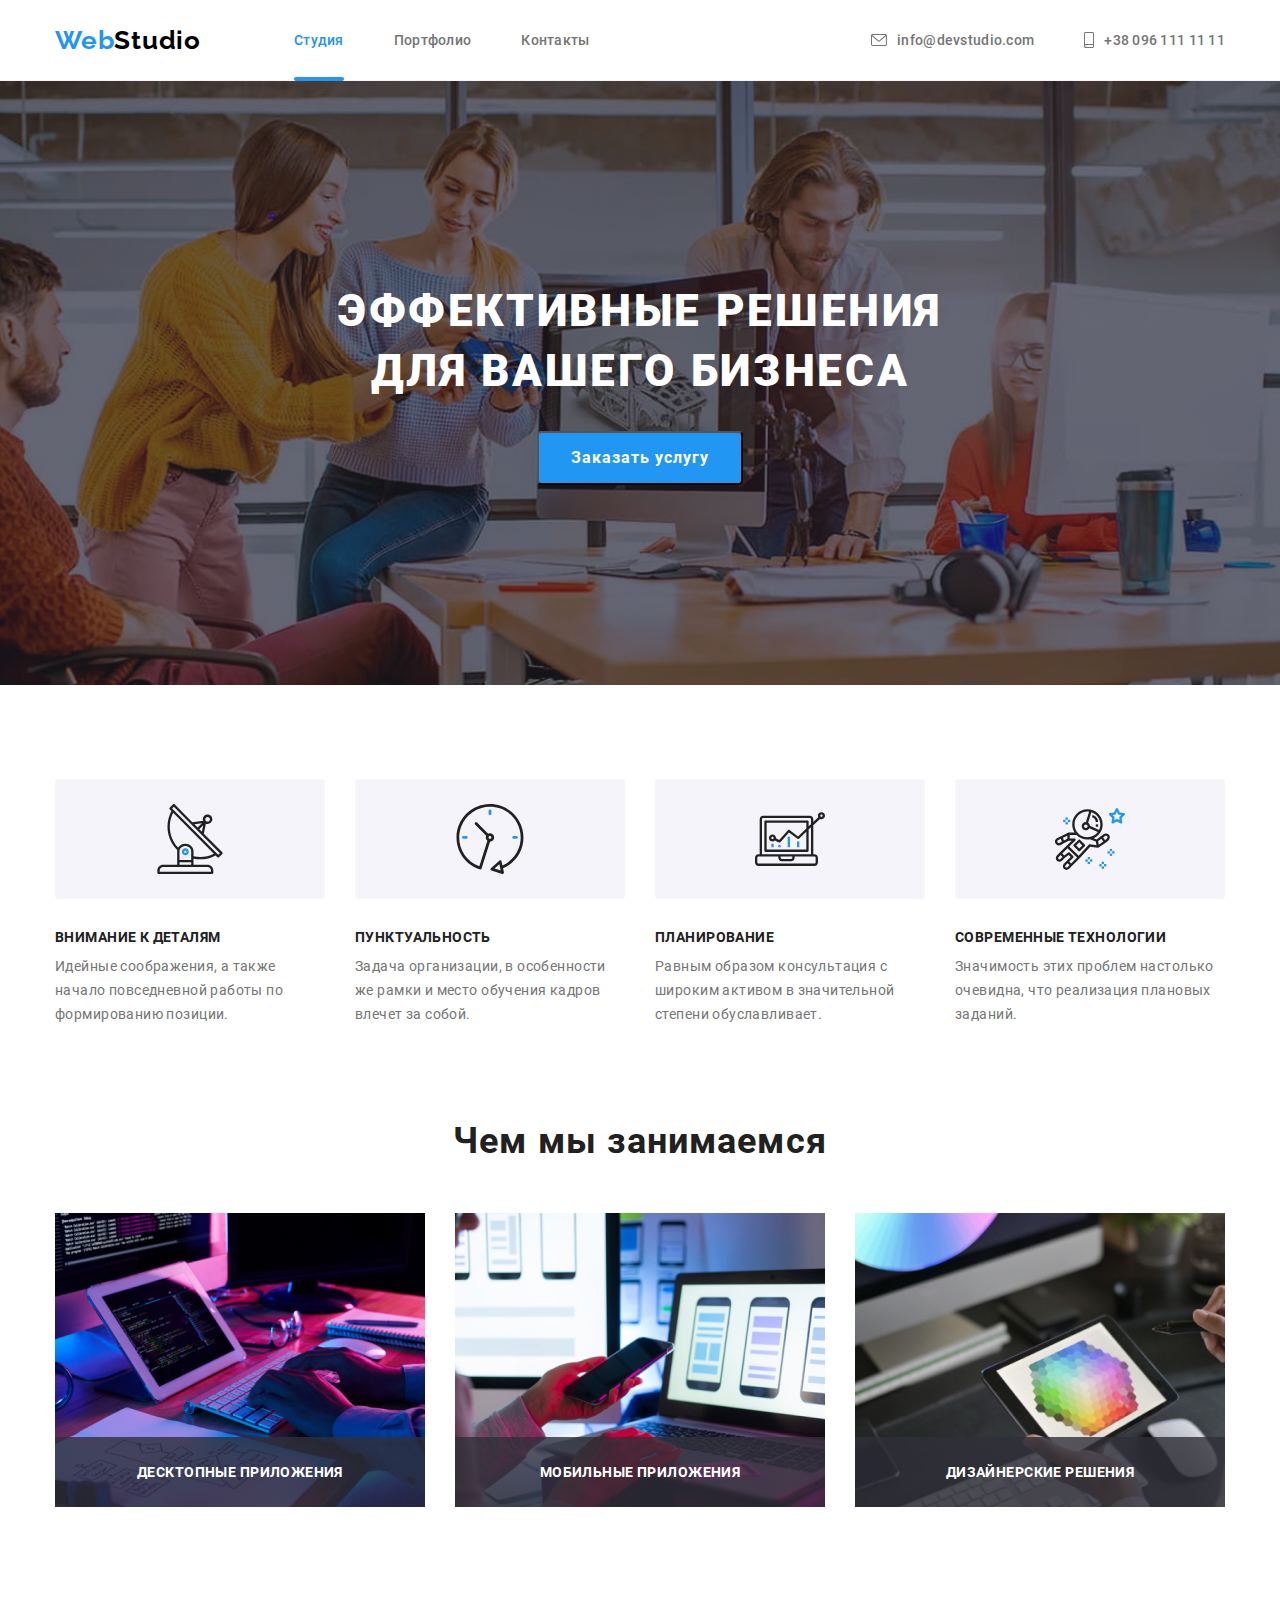
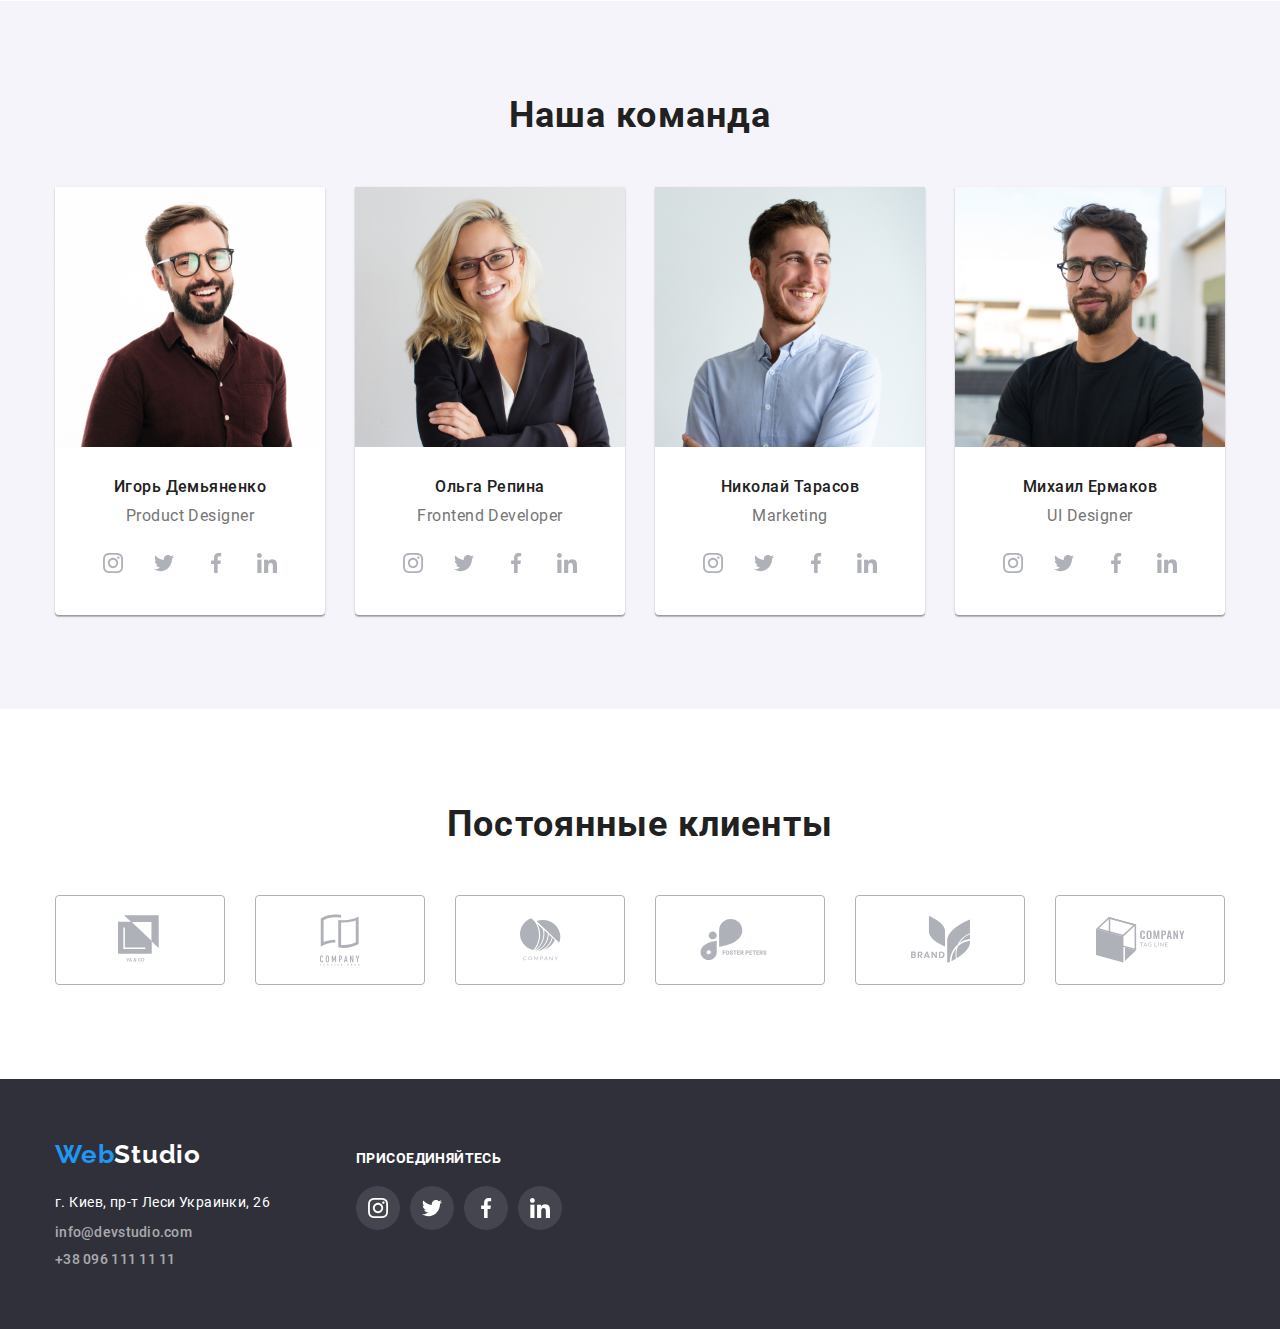
<file: index.html>
<!DOCTYPE html>
<html lang="ru">
<head>
    <meta charset="UTF-8">
    <meta name="viewport" content="width=device-width, initial-scale=1.0">
    <link rel="stylesheet" href="./css/fonts.css">
    <link rel="preconnect" href="https://fonts.gstatic.com">
    <link href="https://fonts.googleapis.com/css2?family=Raleway:wght@700&display=swap" rel="stylesheet">
    <link rel="stylesheet" href="https://cdnjs.cloudflare.com/ajax/libs/modern-normalize/1.0.0/modern-normalize.min.css">
    <link rel="stylesheet" href="./css/style.css">
    <title>Web Studio</title>
</head>
<body>

    <!-- Шапка -->
<header class="header">
    <div class="conteiner">
        <nav class="navigation">
            <a href="./index.html" class="logo-top"><span class="logo-accent">Web</span>Studio</a>
            <ul class="nav-list">
                <li class="nav-list-item">
                    <a href="./index.html" class="nav-list-link current">Студия</a>
                </li>
                <li class="nav-list-item">
                    <a href="./portfolio.html" class="nav-list-link">Портфолио</a>
                </li>
                <li class="nav-list-item">
                    <a href="" class="nav-list-link">Контакты</a>
                </li>
            </ul>
        </nav>
        <address class="contacts">
            <ul class="contacts-list">
                <li class="contacts-list-item">                    
                    <a href="mailto:info@devstudio.com" class="contacts-list-link">
                        <svg class="contacts-list-icon" width="16" height="12">
                            <use href="./images/sprite.svg#icon-mail"></use>
                        </svg>
                        info@devstudio.com</a>
                </li>
                <li class="contacts-list-item">
                    <a href="tel:+380961111111" class="contacts-list-link">
                        <svg class="contacts-list-icon" width="10" height="16">
                            <use href="./images/sprite.svg#icon-phone"></use>
                        </svg>
                        +38 096 111 11 11</a>
                </li>
            </ul>
        </address>
    </div>
</header>

<main>
    <h1 class="visually-hidden">Веб-Студия</h1>
    <!-- HERO -->
    <section class="hero">
        <p class="hero-title">Эффективные решения<br/> для вашего бизнеса</p>
        <button type="button" class="hero-btn" data-modal-open>Заказать услугу</button>
    </section>

    <!-- Особенности -->
    <section class="features conteiner">
        <h2 class="visually-hidden">Особенности</h2>
        <ul class="features-list">
            <li class="features-list-item">
                <div class="features-icon-wrapper">
                    <svg class="features-list-icon" width="70" height="70">
                        <use href="./images/sprite.svg#icon-antenna"></use>
                    </svg>
                </div>
                <h3 class="features-list-title">Внимание к деталям</h3>
                <p class="features-list-text">Идейные соображения, а также начало повседневной работы по формированию позиции.</p>
            </li>
            <li class="features-list-item">
                <div class="features-icon-wrapper">
                    <svg class="features-list-icon" width="70" height="70">
                        <use href="./images/sprite.svg#icon-clock"></use>
                    </svg>
                </div>
                <h3 class="features-list-title">Пунктуальность</h3>
                <p class="features-list-text">Задача организации, в особенности же рамки и место обучения кадров влечет за собой.</p>
            </li>
            <li class="features-list-item">
                <div class="features-icon-wrapper">
                    <svg class="features-list-icon" width="70" height="70">
                        <use href="./images/sprite.svg#icon-diagram"></use>
                    </svg>
                </div>
                <h3 class="features-list-title">Планирование</h3>
                <p class="features-list-text">Равным образом консультация с широким активом в значительной степени обуславливает.</p>
            </li>
            <li class="features-list-item">
                <div class="features-icon-wrapper">
                    <svg class="features-list-icon" width="70" height="70">
                        <use href="./images/sprite.svg#icon-astronaut"></use>
                    </svg>
                </div>
                <h3 class="features-list-title">Современные технологии</h3>
                <p class="features-list-text">Значимость этих проблем настолько очевидна, что реализация плановых заданий.</p>
            </li>
        </ul>
    </section>

    <!-- Чем занимаемся-->
    <section class="services conteiner">
        <h2 class="services-title">Чем мы занимаемся</h2>
        <ul class="services-list">
            <li class="services-list-item">
                <img class="services-img" src="images/worker-1.jpg" alt="Человек печатает" width="370" height="294">
                <div class="services-item-title">Десктопные приложения</div>
            </li>
            <li class="services-list-item">
                <img class="services-img" src="images/worker-2.jpg" alt="Человек смотрит на телефон и ноутбук" width="370" height="294">
                <div class="services-item-title">Мобильные приложения</div>
            </li>
            <li class="services-list-item">
                <img class="services-img" src="images/worker-3.jpg" alt="Человек выбирает цвет" width="370" height="294">
                <div class="services-item-title">Дизайнерские решения</div>
            </li>
        </ul>
    </section>

    <!-- Наша команда -->
    <section class="team">
        <h2 class="team-title">Наша команда</h2>
        <ul class="team-list">
            <li class="team-list-item">
                <img class="team-photo" src="images/igor.jpg" alt="Игорь Демьяненко" width="270" height="260">
                <h3 class="team-name">Игорь Демьяненко</h3>
                <p class="team-profession">Product Designer</p>
                <ul class="team-social-list">
                    <li class="social-list-item">
                        <a class="social-list-link" href="https://www.instagram.com" target="_blank" rel="noreferrer noopener">
                            <svg class="social-link-icon" width="20" height="20">
                                <use href="./images/sprite.svg#icon-instagram"></use>
                            </svg>
                        </a>
                    </li>
                    <li class="social-list-item">
                        <a class="social-list-link" href="https://www.twitter.com" target="_blank" rel="noreferrer noopener">
                            <svg class="social-link-icon" width="20" height="20">
                                <use href="./images/sprite.svg#icon-twitter"></use>
                            </svg>
                        </a>
                    </li>
                    <li class="social-list-item">
                        <a class="social-list-link" href="https://www.facebook.com" target="_blank" rel="noreferrer noopener">
                            <svg class="social-link-icon" width="20" height="20">
                                <use href="./images/sprite.svg#icon-facebook"></use>
                            </svg>
                        </a>
                    </li>
                    <li class="social-list-item">
                        <a class="social-list-link" href="https://www.linkedin.com" target="_blank" rel="noreferrer noopener">
                            <svg class="social-link-icon" width="20" height="20">
                                <use href="./images/sprite.svg#icon-linkedin"></use>
                            </svg>
                        </a>
                    </li>
                </ul>
            </li>
            <li class="team-list-item">
                <img class="team-photo" src="images/olga.jpg" alt="Ольга Репина" width="270" height="260">
                <h3 class="team-name">Ольга Репина</h3>
                <p class="team-profession">Frontend Developer</p>
                <ul class="team-social-list">
                    <li class="social-list-item">
                        <a class="social-list-link" href="https://www.instagram.com" target="_blank" rel="noreferrer noopener">
                            <svg class="social-link-icon" width="20" height="20">
                                <use href="./images/sprite.svg#icon-instagram"></use>
                            </svg>
                        </a>
                    </li>
                    <li class="social-list-item">
                        <a class="social-list-link" href="https://www.twitter.com" target="_blank" rel="noreferrer noopener">
                            <svg class="social-link-icon" width="20" height="20">
                                <use href="./images/sprite.svg#icon-twitter"></use>
                            </svg>
                        </a>
                    </li>
                    <li class="social-list-item">
                        <a class="social-list-link" href="https://www.facebook.com" target="_blank" rel="noreferrer noopener">
                            <svg class="social-link-icon" width="20" height="20">
                                <use href="./images/sprite.svg#icon-facebook"></use>
                            </svg>
                        </a>
                    </li>
                    <li class="social-list-item">
                        <a class="social-list-link" href="https://www.linkedin.com" target="_blank" rel="noreferrer noopener">
                            <svg class="social-link-icon" width="20" height="20">
                                <use href="./images/sprite.svg#icon-linkedin"></use>
                            </svg>
                        </a>
                    </li>
                </ul>
            </li>
            <li class="team-list-item">
                <img class="team-photo" src="images/nikolay.jpg" alt="Николай Тарасов" width="270" height="260">
                <h3 class="team-name">Николай Тарасов</h3>
                <p class="team-profession">Marketing</p>
                <ul class="team-social-list">
                    <li class="social-list-item">
                        <a class="social-list-link" href="https://www.instagram.com" target="_blank" rel="noreferrer noopener">
                            <svg class="social-link-icon" width="20" height="20">
                                <use href="./images/sprite.svg#icon-instagram"></use>
                            </svg>
                        </a>
                    </li>
                    <li class="social-list-item">
                        <a class="social-list-link" href="https://www.twitter.com" target="_blank" rel="noreferrer noopener">
                            <svg class="social-link-icon" width="20" height="20">
                                <use href="./images/sprite.svg#icon-twitter"></use>
                            </svg>
                        </a>
                    </li>
                    <li class="social-list-item">
                        <a class="social-list-link" href="https://www.facebook.com" target="_blank" rel="noreferrer noopener">
                            <svg class="social-link-icon" width="20" height="20">
                                <use href="./images/sprite.svg#icon-facebook"></use>
                            </svg>
                        </a>
                    </li>
                    <li class="social-list-item">
                        <a class="social-list-link" href="https://www.linkedin.com" target="_blank" rel="noreferrer noopener">
                            <svg class="social-link-icon" width="20" height="20">
                                <use href="./images/sprite.svg#icon-linkedin"></use>
                            </svg>
                        </a>
                    </li>
                </ul>
            </li>
            <li class="team-list-item">
                <img class="team-photo" src="images/michael.jpg" alt="Михаил Ермаков" width="270" height="260">
                <h3 class="team-name">Михаил Ермаков</h3>
                <p class="team-profession">UI Designer</p>
                <ul class="team-social-list">
                    <li class="social-list-item">
                        <a class="social-list-link" href="https://www.instagram.com" target="_blank" rel="noreferrer noopener">
                            <svg class="social-link-icon" width="20" height="20">
                                <use href="./images/sprite.svg#icon-instagram"></use>
                            </svg>
                        </a>
                    </li>
                    <li class="social-list-item">
                        <a class="social-list-link" href="https://www.twitter.com" target="_blank" rel="noreferrer noopener">
                            <svg class="social-link-icon" width="20" height="20">
                                <use href="./images/sprite.svg#icon-twitter"></use>
                            </svg>
                        </a>
                    </li>
                    <li class="social-list-item">
                        <a class="social-list-link" href="https://www.facebook.com" target="_blank" rel="noreferrer noopener">
                            <svg class="social-link-icon" width="20" height="20">
                                <use href="./images/sprite.svg#icon-facebook"></use>
                            </svg>
                        </a>
                    </li>
                    <li class="social-list-item">
                        <a class="social-list-link" href="https://www.linkedin.com" target="_blank" rel="noreferrer noopener">
                            <svg class="social-link-icon" width="20" height="20">
                                <use href="./images/sprite.svg#icon-linkedin"></use>
                            </svg>
                        </a>
                    </li>
                </ul>
            </li>
        </ul>
    </section>

    <!-- Клиенты -->
    <section class="clients conteiner">
        <h2 class="clients-title">Постоянные клиенты</h2>
        <ul class="clients-list">
            <li class="clients-list-item">
                <a class="clients-list-link" href="">
                    <svg class="clients-list-icon" width="45" height="50">
                        <use href="./images/sprite.svg#icon-logo-1"></use>
                    </svg>
                </a>
            </li>
            <li class="clients-list-item">
                <a class="clients-list-link" href="">
                    <svg class="clients-list-icon" width="40" height="52">
                        <use href="./images/sprite.svg#icon-logo-2"></use>
                    </svg>
                </a>
            </li>
            <li class="clients-list-item">
                <a class="clients-list-link" href="">
                    <svg class="clients-list-icon" width="41" height="43">
                        <use href="./images/sprite.svg#icon-logo-3"></use>
                    </svg>
                </a>
            </li>
            <li class="clients-list-item">
                <a class="clients-list-link" href="">
                    <svg class="clients-list-icon" width="80" height="42">
                        <use href="./images/sprite.svg#icon-logo-4"></use>
                    </svg>
                </a>
            </li>
            <li class="clients-list-item">
                <a class="clients-list-link" href="">
                    <svg class="clients-list-icon" width="59" height="47">
                        <use href="./images/sprite.svg#icon-logo-5"></use>
                    </svg>
                </a>
            </li>
            <li class="clients-list-item">
                <a class="clients-list-link" href="">
                    <svg class="clients-list-icon" width="89" height="46">
                        <use href="./images/sprite.svg#icon-logo-6"></use>
                    </svg>
                </a>
            </li>
        </ul>
    </section>
</main>

<!-- Подвал -->
<footer class="footer">
  <div class="conteiner">
    <div class="footer-left-wrapper">
        <a href="./index.html" class="logo-down"><span class="logo-accent">Web</span>Studio</a>
        <address class="address">
            <p class="address-street">г. Киев, пр-т Леси Украинки, 26</p>
            <ul class="footer-contacts-list">
                <li class="footer-contacts-list-item">
                    <a class="footer-link" href="mailto:info@devstudio.com">info@devstudio.com</a>
                </li>
                <li class="footer-contacts-list-item">
                    <a class="footer-link" href="tel:+380961111111">+38 096 111 11 11</a>
                </li>
            </ul>
        </address>
    </div>
    <div>
        <p class="footer-title">присоединяйтесь</p>
        <ul class="footer-social-list">
            <li class="footer-social-list-item">
                <a class="footer-social-list-link" href="https://www.instagram.com" target="_blank" rel="noreferrer noopener">
                    <svg class="footer-social-link-icon" width="20" height="20">
                        <use href="./images/sprite.svg#icon-instagram"></use>
                    </svg>
                </a>
            </li>
            <li class="footer-social-list-item">
                <a class="footer-social-list-link" href="https://www.twitter.com" target="_blank" rel="noreferrer noopener">
                    <svg class="footer-social-link-icon" width="20" height="20">
                        <use href="./images/sprite.svg#icon-twitter"></use>
                    </svg>
                </a>
            </li>
            <li class="footer-social-list-item">
                <a class="footer-social-list-link" href="https://www.facebook.com" target="_blank" rel="noreferrer noopener">
                    <svg class="footer-social-link-icon" width="20" height="20">
                        <use href="./images/sprite.svg#icon-facebook"></use>
                    </svg>
                </a>
            </li>
            <li class="footer-social-list-item">
                <a class="footer-social-list-link" href="https://www.linkedin.com" target="_blank" rel="noreferrer noopener">
                    <svg class="footer-social-link-icon" width="20" height="20">
                        <use href="./images/sprite.svg#icon-linkedin"></use>
                    </svg>
                </a>
            </li>
        </ul>
    </div>
  </div>
</footer>

<div class="backdrop is-hidden" data-modal>
    <div class="modal">
        <button class="modal-btn-close" type="button" data-modal-close>
            <svg width="11" height="11">
                <use href="./images/sprite.svg#close-btn"></use>
            </svg>
        </button>
    </div>
</div>

<script src="./js/modal.js"></script>

</body>
</html>
</file>
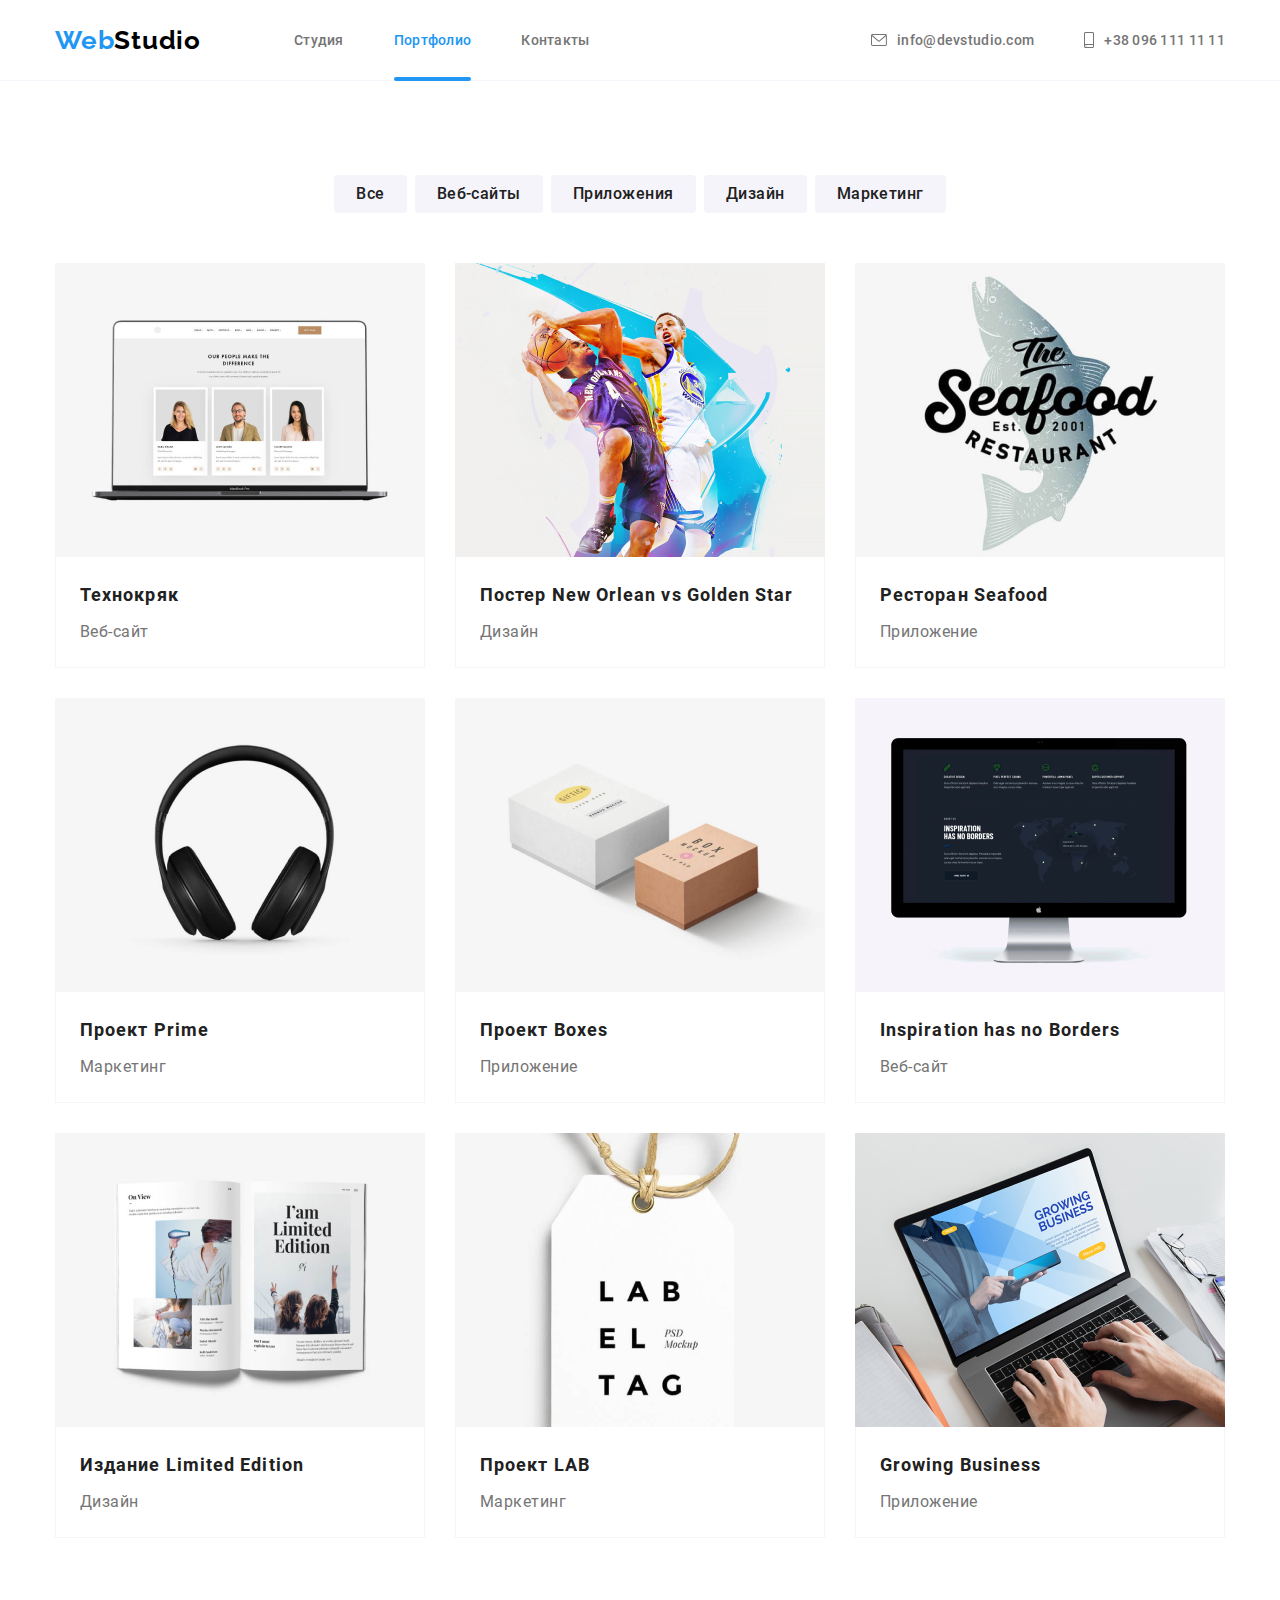
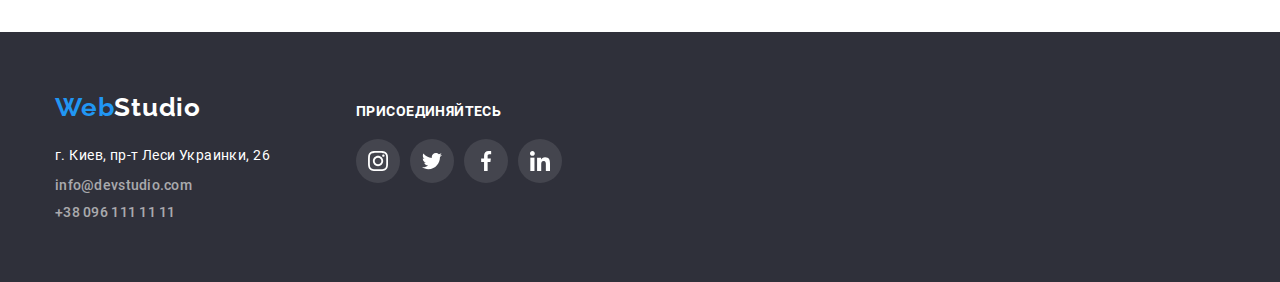
<file: portfolio.html>
<!DOCTYPE html>
<html lang="ru">

<head>
  <meta charset="UTF-8">
  <meta name="viewport" content="width=device-width, initial-scale=1.0">
  <link rel="stylesheet" href="./css/fonts.css">
  <link rel="preconnect" href="https://fonts.gstatic.com">
  <link href="https://fonts.googleapis.com/css2?family=Raleway:wght@700&display=swap" rel="stylesheet">
  <link rel="stylesheet" href="https://cdnjs.cloudflare.com/ajax/libs/modern-normalize/1.0.0/modern-normalize.min.css">
  <link rel="stylesheet" href="./css/style.css">
  <title>Web Studio</title>
</head>

<body>

  <!-- Шапка -->
<header class="header">
  <div class="conteiner">
    <nav class="navigation">
      <a href="./index.html" class="logo-top"><span class="logo-accent">Web</span>Studio</a>
      <ul class="nav-list">
        <li class="nav-list-item">
          <a href="./index.html" class="nav-list-link ">Студия</a>
        </li>
        <li class="nav-list-item">
          <a href="./portfolio.html" class="nav-list-link current">Портфолио</a>
        </li>
        <li class="nav-list-item">
          <a href="" class="nav-list-link">Контакты</a>
        </li>
      </ul>
    </nav>
    <address class="contacts">
      <ul class="contacts-list">
        <li class="contacts-list-item">
          <a href="mailto:info@devstudio.com" class="contacts-list-link">
            <svg class="contacts-list-icon" width="16" height="12">
              <use href="./images/sprite.svg#icon-mail"></use>
            </svg>
            info@devstudio.com</a>
        </li>
        <li class="contacts-list-item">
          <a href="tel:+380961111111" class="contacts-list-link">
            <svg class="contacts-list-icon" width="10" height="16">
              <use href="./images/sprite.svg#icon-phone"></use>
            </svg>
            +38 096 111 11 11</a>
        </li>
      </ul>
    </address>
  </div>
</header>

<!-- Порфолио -->
<main class="potfolio-page">
  <!-- Кнопки -->
  <h1 class="visually-hidden">Порфолио</h1>
  <section class="filters">
    <h2 class="visually-hidden">Фильтр проектов</h2>
    <ul class="filters-list">
      <li class="filters-list-item">
        <button class="filters-btn" type="button">Все</button>
      </li>
      <li class="filters-list-item">
        <button class="filters-btn" type="button">Веб-сайты</button>
      </li>
      <li class="filters-list-item">
        <button class="filters-btn" type="button">Приложения</button>
      </li>
      <li class="filters-list-item">
        <button class="filters-btn" type="button">Дизайн</button>
      </li>
      <li class="filters-list-item">
        <button class="filters-btn" type="button">Маркетинг</button>
      </li>
    </ul>
  </section>
  <!-- Проекты -->
  <section class="projects conteiner">
    <h2 class="visually-hidden">Проекты</h2>
    <ul class="projects-list">
      <li class="projects-list-item">
        <a class="projects-link" href="">
          <div class="projects-item-img-wrapper">
            <img class="projects-img" src="./images/portfolio/web-site.jpg" alt="ноутбук" width="370" height="294">
            <p class="project-overlay">Технокряк это современная площадка распространения коронавируса.
               Компании используют эту платформу для цифрового
               шпионажа и атак на защищённые сервера конкурентов.</p>
          </div>
          <div class="projects-description">
            <h3 class="projects-title">Технокряк</h3>
            <p class="projects-text">Веб-сайт</p>
          </div>
        </a>
      </li>
      <li class="projects-list-item">
        <a class="projects-link" href="">
          <div class="projects-item-img-wrapper">
          <img class="projects-img" src="./images/portfolio/design.jpg" alt="баскетболисты с мячом" width="370" height="294">
            <p class="project-overlay">Технокряк это современная площадка распространения коронавируса.
              Компании используют эту платформу для цифрового
              шпионажа и атак на защищённые сервера конкурентов.</p>
          </div>
          <div class="projects-description">
            <h3 class="projects-title">Постер New Orlean vs Golden Star</h3>
            <p class="projects-text">Дизайн</p>
          </div>
        </a>
      </li>
      <li class="projects-list-item">
        <a class="projects-link" href="">
          <div class="projects-item-img-wrapper">
            <img class="projects-img" src="./images/portfolio/application.jpg" alt="название ресторана seafood" width="370" height="294">
            <p class="project-overlay">Технокряк это современная площадка распространения коронавируса.
              Компании используют эту платформу для цифрового
              шпионажа и атак на защищённые сервера конкурентов.</p>
          </div>
          <div class="projects-description">
            <h3 class="projects-title">Ресторан Seafood</h3>
            <p class="projects-text">Приложение</p>
          </div>
        </a>
      </li>
      <li class="projects-list-item">
        <a class="projects-link" href="">
          <div class="projects-item-img-wrapper">
            <img class="projects-img" src="./images/portfolio/marketing.jpg" alt="наушники" width="370" height="294">
            <p class="project-overlay">Технокряк это современная площадка распространения коронавируса.
              Компании используют эту платформу для цифрового
              шпионажа и атак на защищённые сервера конкурентов.</p>
          </div>
          <div class="projects-description">
            <h3 class="projects-title">Проект Prime</h3>
            <p class="projects-text">Маркетинг</p>
          </div>
        </a>
      </li>
      <li class="projects-list-item">
        <a class="projects-link" href="">
          <div class="projects-item-img-wrapper">
            <img class="projects-img" src="./images/portfolio/application2.jpg" alt="коробки" width="370" height="294">
            <p class="project-overlay">Технокряк это современная площадка распространения коронавируса.
              Компании используют эту платформу для цифрового
              шпионажа и атак на защищённые сервера конкурентов.</p>
          </div>
          <div class="projects-description">
            <h3 class="projects-title">Проект Boxes</h3>
            <p class="projects-text">Приложение</p>
          </div>
        </a>
      </li>
      <li class="projects-list-item">
        <a class="projects-link" href="">
          <div class="projects-item-img-wrapper">
            <img class="projects-img" src="./images/portfolio/web-site2.jpg" alt="монитор" width="370" height="294">
            <p class="project-overlay">Технокряк это современная площадка распространения коронавируса.
              Компании используют эту платформу для цифрового
              шпионажа и атак на защищённые сервера конкурентов.</p>
          </div>
          <div class="projects-description">
            <h3 class="projects-title">Inspiration has no Borders</h3>
            <p class="projects-text">Веб-сайт</p>
          </div>
        </a>
      </li>
      <li class="projects-list-item">
        <a class="projects-link" href="">
          <div class="projects-item-img-wrapper">
            <img class="projects-img" src="./images/portfolio/design2.jpg" alt="журнал в развороте" width="370" height="294">
            <p class="project-overlay">Технокряк это современная площадка распространения коронавируса.
              Компании используют эту платформу для цифрового
              шпионажа и атак на защищённые сервера конкурентов.</p>
          </div>
          <div class="projects-description">
            <h3 class="projects-title">Издание Limited Edition</h3>
            <p class="projects-text">Дизайн</p>
          </div>
        </a>
      </li>
      <li class="projects-list-item">
        <a class="projects-link" href="">
          <div class="projects-item-img-wrapper">
            <img class="projects-img" src="./images/portfolio/marketing2.jpg" alt="лейба от одежды" width="370" height="294">
            <p class="project-overlay">Технокряк это современная площадка распространения коронавируса.
              Компании используют эту платформу для цифрового
              шпионажа и атак на защищённые сервера конкурентов.</p>
          </div>
          <div class="projects-description">
            <h3 class="projects-title">Проект LAB</h3>
            <p class="projects-text">Маркетинг</p>
          </div>
        </a>
      </li>
      <li class="projects-list-item">
        <a class="projects-link" href="">
          <div class="projects-item-img-wrapper">
            <img class="projects-img" src="./images/portfolio/application3.jpg" alt="человек за ноутбуком" width="370" height="294">
            <p class="project-overlay">Технокряк это современная площадка распространения коронавируса.
              Компании используют эту платформу для цифрового
              шпионажа и атак на защищённые сервера конкурентов.</p>
          </div>
          <div class="projects-description">
            <h3 class="projects-title">Growing Business</h3>
            <p class="projects-text">Приложение</p>
          </div>
        </a>
      </li>
    </ul>
  </section>
</main>

  <!-- Подвал -->
<footer class="footer">
  <div class="conteiner">
    <div class="footer-left-wrapper">
      <a href="./index.html" class="logo-down"><span class="logo-accent">Web</span>Studio</a>
      <address class="address">
        <p class="address-street">г. Киев, пр-т Леси Украинки, 26</p>
        <ul class="footer-contacts-list">
          <li class="footer-contacts-list-item">
            <a class="footer-link" href="mailto:info@devstudio.com">info@devstudio.com</a>
          </li>
          <li class="footer-contacts-list-item">
            <a class="footer-link" href="tel:+380961111111">+38 096 111 11 11</a>
          </li>
        </ul>
      </address>
    </div>
    <div>
      <p class="footer-title">присоединяйтесь</p>
      <ul class="footer-social-list">
        <li class="footer-social-list-item">
          <a class="footer-social-list-link" href="https://www.instagram.com" target="_blank" rel="noreferrer noopener">
            <svg class="footer-social-link-icon" width="20" height="20">
              <use href="./images/sprite.svg#icon-instagram"></use>
            </svg>
          </a>
        </li>
        <li class="footer-social-list-item">
          <a class="footer-social-list-link" href="https://www.twitter.com" target="_blank" rel="noreferrer noopener">
            <svg class="footer-social-link-icon" width="20" height="20">
              <use href="./images/sprite.svg#icon-twitter"></use>
            </svg>
          </a>
        </li>
        <li class="footer-social-list-item">
          <a class="footer-social-list-link" href="https://www.facebook.com" target="_blank" rel="noreferrer noopener">
            <svg class="footer-social-link-icon" width="20" height="20">
              <use href="./images/sprite.svg#icon-facebook"></use>
            </svg>
          </a>
        </li>
        <li class="footer-social-list-item">
          <a class="footer-social-list-link" href="https://www.linkedin.com" target="_blank" rel="noreferrer noopener">
            <svg class="footer-social-link-icon" width="20" height="20">
              <use href="./images/sprite.svg#icon-linkedin"></use>
            </svg>
          </a>
        </li>
      </ul>
    </div>
  </div>
</footer>
</body>

</html>
</file>
<file: css/fonts.css>
@font-face {
  font-family: 'Roboto';
  src: url('../fonts/Roboto-Bold.woff2') format('woff2'),
    url('../fonts/Roboto-Bold.woff') format('woff');
  font-weight: 700;
  font-style: normal;
}

@font-face {
  font-family: 'Roboto';
  src: url('../fonts/Roboto-Regular.woff2') format('woff2'),
    url('../fonts/Roboto-Regular.woff') format('woff');
  font-weight: 400;
  font-style: normal;
}

@font-face {
  font-family: 'Roboto';
  src: url('../fonts/Roboto-Black.woff2') format('woff2'),
    url('../fonts/Roboto-Black.woff') format('woff');
  font-weight: 900;
  font-style: normal;
}

@font-face {
  font-family: 'Roboto';
  src: url('../fonts/Roboto-Medium.woff2') format('woff2'),
    url('../fonts/Roboto-Medium.woff') format('woff');
  font-weight: 500;
  font-style: normal;
}
</file>
<file: css/style.css>
:root {
  --main-font: Roboto, sans-serif;
  --logo-font: Raleway, sans-serif;
  --main-color: #212121;
  --secondary-color: #ffffff;
  --accent-color: #2196f3;
  --text-color: #757575;
  --icon-color: #afb1b8;
  --timing-fn: cubic-bezier(0.4, 0, 0.2, 1);
}

.visually-hidden {
  position: absolute;
  width: 1px;
  height: 1px;
  margin: -1px;
  border: 0;
  padding: 0;

  white-space: nowrap;
  clip-path: inset(100%);
  clip: rect(0 0 0 0);
  overflow: hidden;
}

body {
  font-family: var(--main-font);
}

h1,
h2,
h3,
h4,
h5,
h6 {
  margin: 0;
}

ul,
ol {
  margin: 0;
  padding: 0;
}

p {
  margin: 0;
}

img {
  display: block;
}

ul {
  list-style: none;
}

a {
  text-decoration: none;
}

/* ========== COMPONENTS ==========*/

.nav-list-link,
.contacts-list-link,
.footer-link {
  font-weight: 500;
  font-size: 14px;
  line-height: 1.142;
  letter-spacing: 0.02em;
  font-style: normal;

  transition: color 250ms var(--timing-fn);
}

.nav-list-link:hover,
.nav-list-link:focus,
.contacts-list-link:hover,
.contacts-list-link:focus,
.footer-link:hover,
.footer-link:focus {
  color: var(--accent-color);
}

.conteiner {
  width: 1200px;
  padding: 0 15px;
  margin: 0 auto;
}

/* ========== END COMPONENTS ==========*/

/* ========== HEADER ========== */
.header .conteiner {
  display: flex;
  align-items: center;
}

.navigation {
  display: flex;
  align-items: center;
}

.nav-list {
  display: flex;
}
.nav-list-item:not(:last-child),
.contacts-list-item:not(:last-child) {
  margin-right: 50px;
}

.contacts {
  margin-left: auto;
}

.contacts-list {
  display: flex;
}

.contacts-list-link {
  display: flex;
  align-items: center;
}

.nav-list-link {
  display: block;
  padding-top: 32px;
  padding-bottom: 32px;
}

.logo-top {
  margin-right: 93px;
  font-family: var(--logo-font);
  font-weight: 700;
  font-size: 26px;
  line-height: 1.192;
  letter-spacing: 0.03em;
  color: #000000;
}

.logo-accent {
  color: var(--accent-color);
}

.nav-list-link,
.contacts-list-link {
  color: var(--text-color);
}

.nav-list-item {
  position: relative;
}

.current {
  color: var(--accent-color);
}

.current::before {
  content: '';
  position: absolute;
  width: 100%;
  height: 4px;
  left: 0;
  bottom: -1px;

  background: #2196f3;
  border-radius: 2px;
}

.contacts-list-icon {
  margin-right: 10px;
  fill: var(--text-color);

  transition: fill 250ms var(--timing-fn);
}

.contacts-list-link:hover .contacts-list-icon,
.contacts-list-link:focus .contacts-list-icon {
  fill: var(--accent-color);
}

/* ========== END HEADER ========== */

/* ========== HERO ========== */

.hero {
  background-color: #c4c4c4;
  border-top: 1px solid #f5f4fa;

  background-image: linear-gradient(
      rgba(47, 48, 58, 0.4),
      rgba(47, 48, 58, 0.4)
    ),
    url(../images/img-hero.jpg);
  background-repeat: no-repeat;
  background-position: center;
  background-size: cover;

  max-width: 1600px;

  margin: 0 auto;

  text-align: center;
  padding: 200px 0;
}

.hero-title {
  margin-bottom: 30px;
  min-width: 696px;

  font-weight: 900;
  font-size: 44px;
  line-height: 1.364;
  text-align: center;
  letter-spacing: 0.06em;
  text-transform: uppercase;
  color: var(--secondary-color);
}

.hero-btn {
  position: relative;

  display: inline-block;
  padding: 10px 32px;
  text-align: center;
  background-color: var(--accent-color);
  min-width: 200px;
  border-radius: 4px;

  font-style: normal;
  font-weight: 700;
  font-size: 16px;
  line-height: 1.875;
  letter-spacing: 0.06em;
  color: var(--secondary-color);

  cursor: pointer;
}

/* ========== END HERO ========== */

/* ========== FEATURES ========== */

.features-list {
  display: flex;
}

.features {
  padding-top: 94px;
  padding-bottom: 94px;
}

.features-list-item:not(:last-child) {
  margin-right: 30px;
}

.features-list-item {
  width: 270px;
}

.features-icon-wrapper {
  padding: 25px 100px;
  margin-bottom: 30px;

  width: 270px;
  height: 120px;
  background-color: #f5f4fa;
  border-radius: 4px;
}

.features-list-title {
  margin-bottom: 10px;

  font-weight: 700;
  font-size: 14px;
  line-height: 1.143;
  letter-spacing: 0.03em;
  text-transform: uppercase;
  color: var(--main-color);
}

.features-list-text {
  font-weight: 400;
  font-size: 14px;
  line-height: 1.714;
  letter-spacing: 0.03em;
  color: var(--text-color);
}

/* ========== END FEATURES ========== */

/* ========== SERVICES ========== */

.services {
  padding-bottom: 94px;
}

.services-list {
  display: flex;
}

.services-list-item:not(:last-child) {
  margin-right: 30px;
}

.services-title {
  margin-bottom: 50px;

  font-weight: 700;
  font-size: 36px;
  line-height: 1.166;
  text-align: center;
  letter-spacing: 0.03em;
  color: var(--main-color);
}

.services-list-item {
  position: relative;
}

.services-item-title {
  position: absolute;
  bottom: 0;
  left: 0;
  width: 100%;
  min-height: 70px;

  padding-top: 27px;
  padding-bottom: 27px;

  text-transform: uppercase;
  font-weight: 700;
  font-size: 14px;
  line-height: 1.172;
  text-align: center;
  letter-spacing: 0.03em;

  color: var(--secondary-color);
  background: rgba(47, 48, 58, 0.8);
}

/* ========== END SERVICES ========== */

/* ========== OUR TEAM ========== */

.team {
  padding-top: 94px;
  padding-bottom: 94px;

  background-color: #f5f4fa;
}

.team-list {
  display: flex;
  justify-content: center;
}

.team-list-item:not(:last-child) {
  margin-right: 30px;
}

.team-photo {
  margin-bottom: 30px;
}

.team-list-item {
  padding-bottom: 30px;
  background-color: var(--secondary-color);
  border-radius: 0 0 4px 4px;
  box-shadow: 0px 1px 3px rgba(0, 0, 0, 0.12), 0px 1px 1px rgba(0, 0, 0, 0.14),
    0px 2px 1px rgba(0, 0, 0, 0.2);
}

.team-title {
  margin-bottom: 50px;

  font-weight: 700;
  font-size: 36px;
  line-height: 1.166;
  text-align: center;
  letter-spacing: 0.03em;
  color: var(--main-color);
}

.team-name {
  margin-bottom: 10px;

  font-weight: 500;
  font-size: 16px;
  line-height: 1.188;
  text-align: center;
  letter-spacing: 0.03em;
  color: var(--main-color);
}

.team-profession {
  font-weight: 400;
  font-size: 16px;
  line-height: 1.188;
  text-align: center;
  letter-spacing: 0.03em;
  color: var(--text-color);
}
.team-social-list {
  display: flex;
  justify-content: space-around;

  padding-top: 16px;
  padding-right: 32px;
  padding-left: 32px;
}

.social-list-link {
  display: block;
  padding: 12px;
  width: 44px;
  height: 44px;
  border-radius: 50%;

  transition: background-color 250ms var(--timing-fn);
}

.social-link-icon {
  fill: var(--icon-color);

  transition: fill 250ms var(--timing-fn);
}

.social-list-link:hover,
.social-list-link:focus {
  background-color: var(--accent-color);
}

.social-list-link:hover .social-link-icon,
.social-list-link:focus .social-link-icon {
  fill: var(--secondary-color);
}

/* ========== END OUR TEAM ========== */

/* ========== CLIENTS ========== */
.clients {
  padding-top: 94px;
  padding-bottom: 94px;
}

.clients-title {
  margin-bottom: 50px;

  font-weight: 700;
  font-size: 36px;
  line-height: 1.167;
  text-align: center;
  letter-spacing: 0.03em;
  color: var(--main-color);
}

.clients-list {
  display: flex;
  flex-wrap: wrap;
}

.clients-list-item:not(:last-child) {
  margin-right: 30px;
}

.clients-list-link {
  display: flex;
  justify-content: center;
  align-items: center;
  border: 1px solid var(--icon-color);
  border-radius: 4px;

  width: 170px;
  height: 90px;

  transition: border 250ms var(--timing-fn);
}

.clients-list-icon {
  fill: var(--icon-color);

  transition: fill 250ms var(--timing-fn);
}

.clients-list-link:hover,
.clients-list-link:focus {
  border: 1px solid var(--accent-color);
}

.clients-list-link:hover .clients-list-icon,
.clients-list-link:focus .clients-list-icon {
  fill: var(--accent-color);
}

/* ========== END CLIENTS ========= */

/* ========== FOOTER ========== */

.footer {
  padding-top: 60px;
  padding-bottom: 60px;
  background-color: #2f303a;
}

.logo-down {
  display: block;
  margin-bottom: 20px;

  font-family: var(--logo-font);
  font-weight: 700;
  font-size: 26px;
  line-height: 1.192;
  letter-spacing: 0.03em;
  color: var(--secondary-color);
}

.address-street {
  margin-bottom: 9px;

  font-style: normal;
  font-weight: 400;
  font-size: 14px;
  line-height: 1.715;
  letter-spacing: 0.03em;
  color: var(--secondary-color);
}

.footer-contacts-list-item:not(:last-child) {
  margin-bottom: 9px;
}

.footer-link {
  color: rgba(255, 255, 255, 0.6);
}

.footer-left-wrapper {
  min-width: 231px;
  margin-right: 70px;
}

.footer-title {
  margin-bottom: 20px;

  font-weight: 700;
  font-size: 14px;
  line-height: 1.143;
  letter-spacing: 0.03em;
  text-transform: uppercase;
  color: var(--secondary-color);
}

.footer > .conteiner {
  display: flex;
  align-items: baseline;
}

.footer-social-list {
  display: flex;
}

.footer-social-list-link {
  display: block;
  padding: 12px;
  width: 44px;
  height: 44px;
  border-radius: 50%;
  background-color: rgba(255, 255, 255, 0.1);

  transition: background-color 250ms var(--timing-fn);
}

.footer-social-list-item:not(:last-child) {
  margin-right: 10px;
}

.footer-social-link-icon {
  fill: var(--secondary-color);
}

.footer-social-list-link:hover,
.footer-social-list-link:focus {
  background-color: var(--accent-color);
}

/* ========== END FOOTER ========== */

/* ========== BACKDROP ========== */
.backdrop {
  position: fixed;
  top: 0;
  left: 0;
  width: 100%;
  height: 100%;
  background-color: rgba(0, 0, 0, 0.2);

  transition: all 250ms linear;
}

.is-hidden {
  opacity: 0;
  visibility: hidden;
  pointer-events: none;
}

.modal {
  position: absolute;
  top: 50%;
  left: 50%;
  transform: translate(-50%, -50%) scale(1);
  width: 528px;
  min-height: 581px;
  background-color: #ffffff;
  box-shadow: 0px 1px 3px rgba(0, 0, 0, 0.12), 0px 1px 1px rgba(0, 0, 0, 0.14),
    0px 2px 1px rgba(0, 0, 0, 0.2);
  border-radius: 4px;

  transition: transform 500ms ease-in-out;
}

.backdrop.is-hidden .modal {
  transform: translate(-50%, -50%) scale(0);
}

.modal-btn-close {
  position: absolute;
  top: 8px;
  right: 8px;
  width: 30px;
  height: 30px;
  background-color: #ffffff;
  border: 1px solid rgba(0, 0, 0, 0.1);
  border-radius: 50%;
  cursor: pointer;
}

/* ========== END BACKDROP ========== */

/* ========================== PORTFOLIO PAGE ========================== */

/* ========== FILTERS ========== */

.potfolio-page {
  border-top: 1px solid #f5f4fa;
  padding-top: 94px;
  padding-bottom: 94px;
}

.filters-list {
  display: flex;
  justify-content: center;
}

.filters-list-item:not(:last-child) {
  margin-right: 8px;
}

.filters {
  margin-bottom: 50px;
}

.filters-btn {
  display: block;
  border-radius: 4px;
  border: none;
  padding: 6px 22px;

  font-weight: 500;
  font-size: 16px;
  line-height: 1.625;
  text-align: center;
  letter-spacing: 0.03em;
  color: var(--main-color);
  background-color: #f5f4fa;

  transition: color 250ms var(--timing-fn),
    background-color 250ms var(--timing-fn), box-shadow 250ms var(--timing-fn);
}
.filters-btn:hover,
.filters-btn:focus {
  color: var(--secondary-color);
  background-color: var(--accent-color);
  box-shadow: 0px 3px 1px rgba(0, 0, 0, 0.1), 0px 1px 2px rgba(0, 0, 0, 0.08),
    0px 2px 2px rgba(0, 0, 0, 0.12);
}

/* ========== END FILTERS ========== */

/* ========== PROJECTS ========== */

.projects-list {
  display: flex;
  flex-wrap: wrap;
}

.projects-list-item {
  margin-right: 30px;
  margin-bottom: 30px;
}

.projects-link:hover,
.projects-link:focus {
  box-shadow: 0px 1px 1px rgba(0, 0, 0, 0.12), 0px 4px 4px rgba(0, 0, 0, 0.06),
    1px 4px 6px rgba(0, 0, 0, 0.16);
}

.projects-link {
  display: block;

  transition: box-shadow 250ms var(--timing-fn);
}

.projects-list-item:nth-child(3n) {
  margin-right: 0;
}

.projects-list-item:nth-last-child(-n + 3) {
  margin-bottom: 0;
}

.projects-description {
  padding: 20px 24px;
  border-right: 1px solid #f5f4fa;
  border-bottom: 1px solid #f5f4fa;
  border-left: 1px solid #f5f4fa;
}

.projects-title {
  margin-bottom: 4px;

  font-weight: 700;
  font-size: 18px;
  line-height: 2;
  letter-spacing: 0.06em;
  color: var(--main-color);
}

.projects-text {
  font-weight: 400;
  font-size: 16px;
  line-height: 1.875;
  letter-spacing: 0.03em;
  color: var(--text-color);
}

.projects-item-img-wrapper {
  position: relative;
  overflow: hidden;
}

.project-overlay {
  position: absolute;
  top: 0;
  left: 0;
  width: 100%;
  height: 100%;
  padding: 63px 24px;

  font-size: 18px;
  line-height: 1.556;
  letter-spacing: 0.03em;

  background-color: rgba(33, 150, 243, 0.9);
  color: var(--secondary-color);

  transition: transform 250ms var(--timing-fn);
  transform: translateY(100%);
}

.projects-link:hover .project-overlay,
.projects-link:focus .project-overlay {
  transform: translateY(0%);
}

/* ========== END PROJECTS ========== */

/* ========================== END PORTFOLIO PAGE ========================== */
</file>
